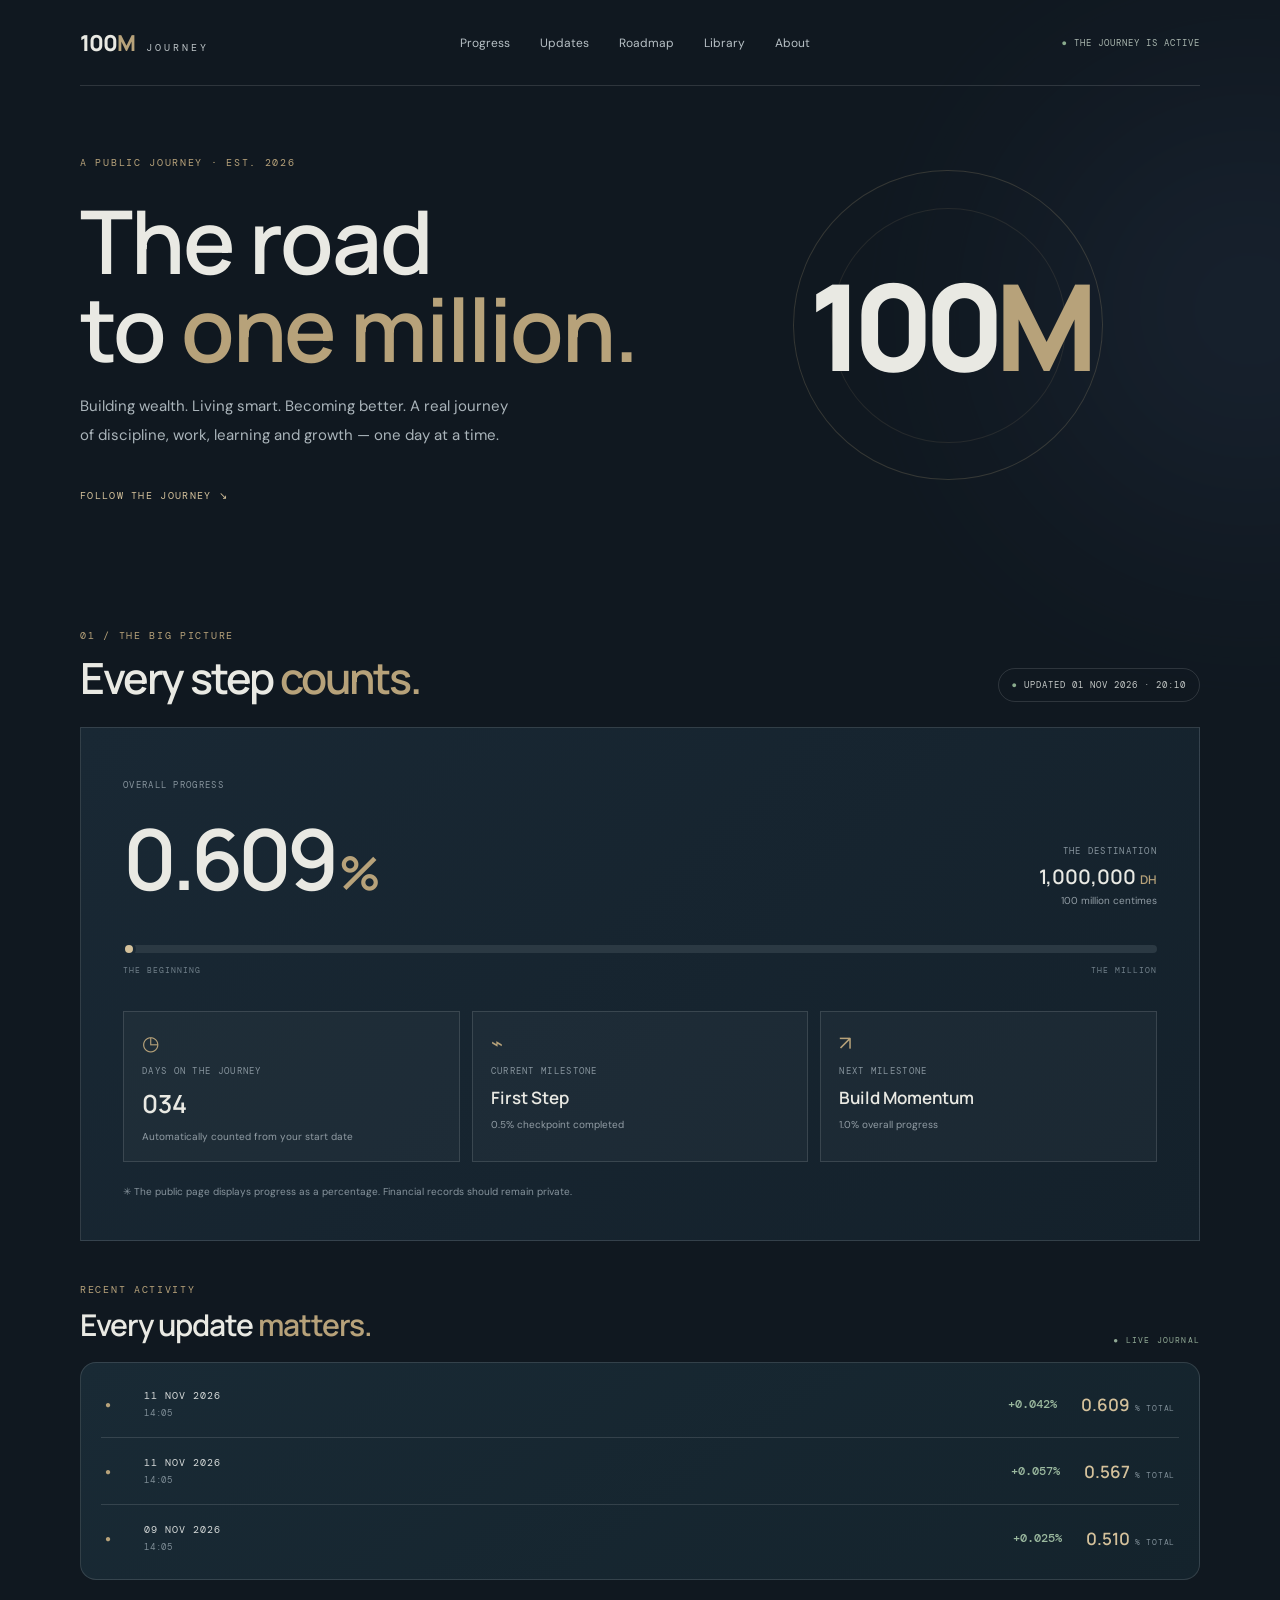
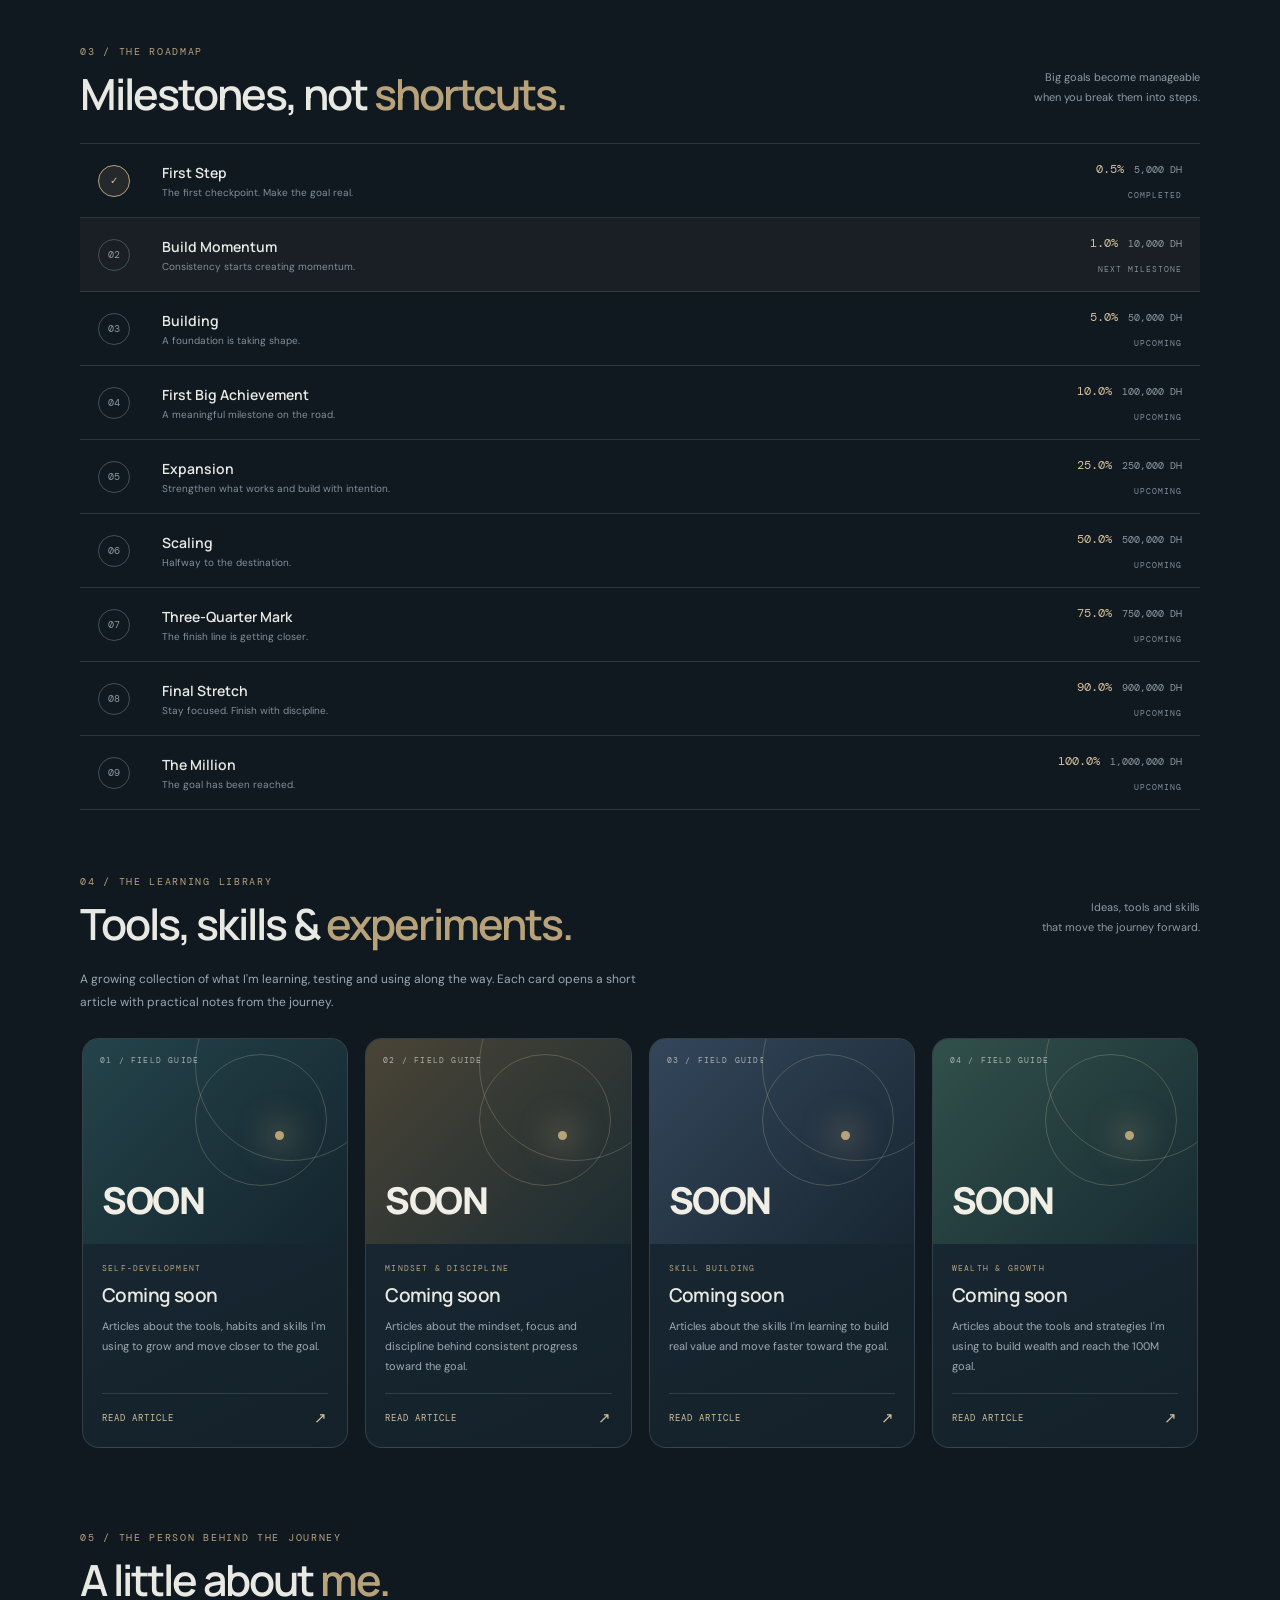
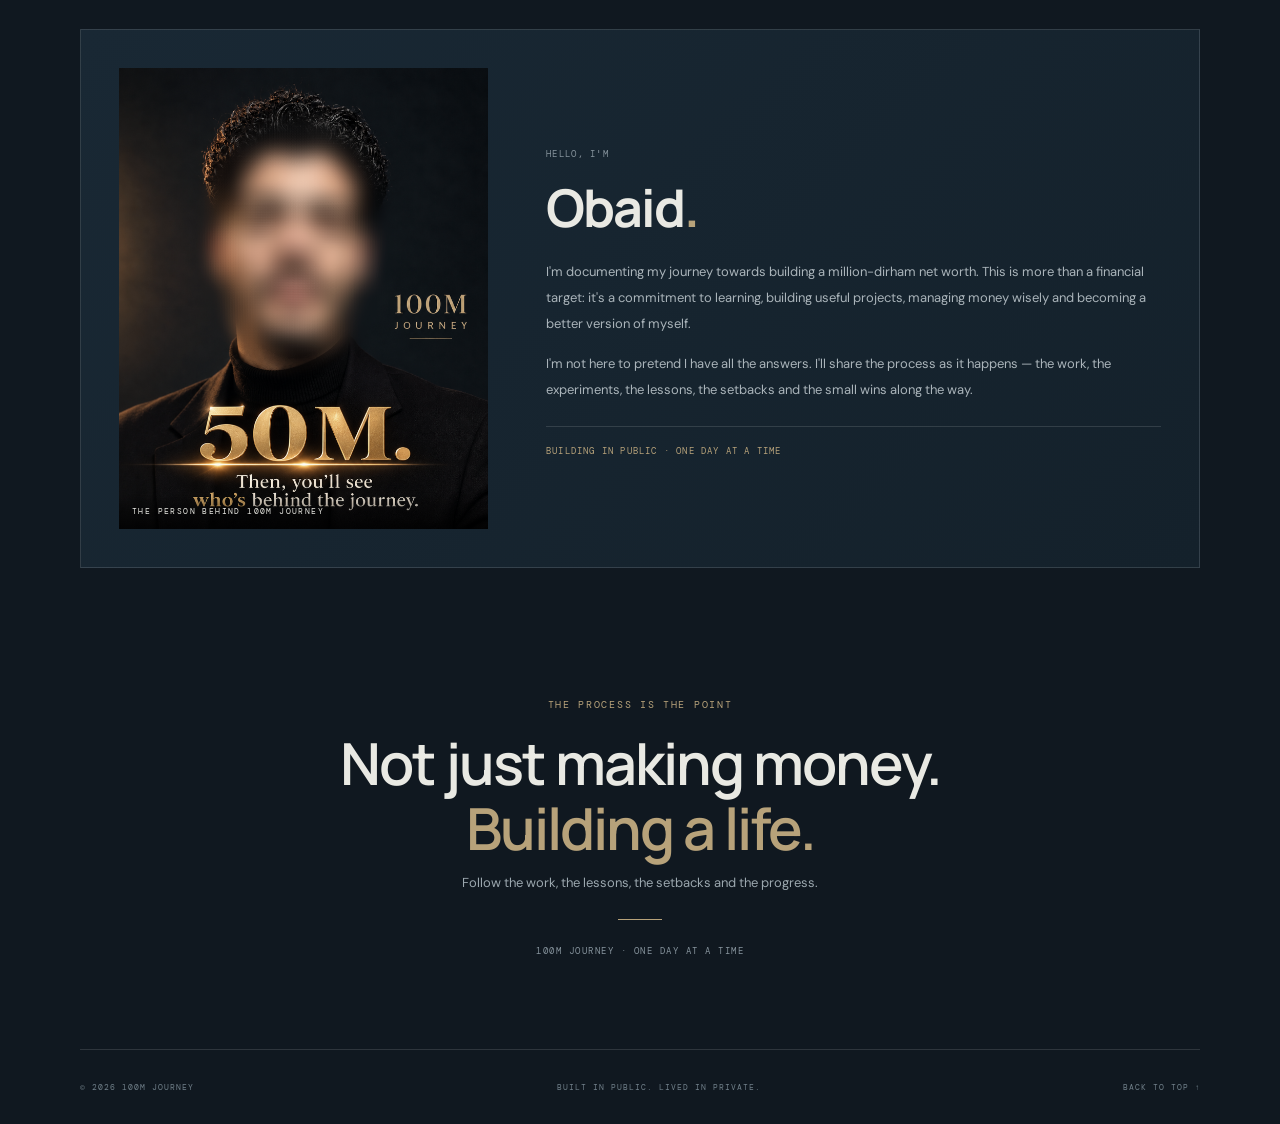
<file: index.html>
<!doctype html>
<html lang="en"><head>
<meta charset="utf-8"><meta name="viewport" content="width=device-width,initial-scale=1">
<meta name="theme-color" content="#101820"><title>100M JOURNEY — Obaid</title>
<link rel="preconnect" href="https://fonts.googleapis.com">
<link href="https://fonts.googleapis.com/css2?family=DM+Sans:wght@400;500;600;700&family=Manrope:wght@400;500;600;700;800&family=DM+Mono&display=swap" rel="stylesheet">
<link rel="stylesheet" href="style.css"></head><body>
<div class="glow"></div>
<header class="wrap header"><a class="brand" href="#">100<span>M</span> <small>JOURNEY</small></a>
<nav><a href="#progress">Progress</a><a href="#updates">Updates</a><a href="#roadmap">Roadmap</a><a href="#library">Library</a><a href="#about">About</a></nav><b class="status">● THE JOURNEY IS ACTIVE</b></header>
<main>
<section class="hero wrap"><div><p class="eyebrow">A PUBLIC JOURNEY · EST. 2026</p><h1>The road<br>to <em>one million.</em></h1>
<p class="lead">Building wealth. Living smart. Becoming better. A real journey of discipline, work, learning and growth — one day at a time.</p><a class="link" href="#progress">FOLLOW THE JOURNEY ↘</a></div>
<div class="hero-art"><div class="orbit o1"></div><div class="orbit o2"></div><div class="hero-mark">100<span>M</span></div></div></section>
<section class="wrap section" id="progress"><div class="heading"><div><p class="eyebrow">01 / THE BIG PICTURE</p><h2>Every step <em>counts.</em></h2></div><div class="updated">● <span id="update-label">LATEST UPDATE</span></div></div>
<div class="panel"><div class="topline"><div><p class="micro">OVERALL PROGRESS</p><div class="big-number"><span id="progress-value">0.000</span><i>%</i></div></div>
<div class="target"><p class="micro">THE DESTINATION</p><strong>1,000,000 <small>DH</small></strong><span>100 million centimes</span></div></div>
<div class="track" role="progressbar" aria-label="Journey progress" aria-valuemin="0" aria-valuemax="100" aria-valuenow="0"><div id="progress-fill"></div><b id="progress-marker"></b></div>
<div class="scale"><span>THE BEGINNING</span><span>THE MILLION</span></div>
<div class="stats">
<article><span class="symbol">◷</span><label>DAYS ON THE JOURNEY</label><strong id="day-count">001</strong><small>Automatically counted from your start date</small></article>
<article><span class="symbol">⌁</span><label>CURRENT MILESTONE</label><strong class="smaller" id="current-milestone">The Beginning</strong><small id="milestone-subtitle">The first step is already a win</small></article>
<article><span class="symbol">↗</span><label>NEXT MILESTONE</label><strong class="smaller" id="next-milestone">First Step</strong><small id="next-milestone-subtitle">The next checkpoint</small></article></div>
<p class="privacy">✳ The public page displays progress as a percentage. Financial records should remain private.</p></div>
<div class="updates-block" id="updates"><div class="subheading"><div><p class="eyebrow">RECENT ACTIVITY</p><h3>Every update <em>matters.</em></h3></div><span class="live-note">● LIVE JOURNAL</span></div><div class="updates-panel"><div id="updates-list" class="updates-list"></div></div></div></section>
<section class="wrap section" id="roadmap"><div class="heading"><div><p class="eyebrow">03 / THE ROADMAP</p><h2>Milestones, not <em>shortcuts.</em></h2></div><p class="aside">Big goals become manageable<br>when you break them into steps.</p></div><div id="roadmap-list" class="roadmap"></div></section>
<section class="wrap section" id="library"><div class="heading"><div><p class="eyebrow">04 / THE LEARNING LIBRARY</p><h2>Tools, skills & <em>experiments.</em></h2></div><p class="aside">Ideas, tools and skills<br>that move the journey forward.</p></div>
<p class="library-intro">A growing collection of what I'm learning, testing and using along the way. Each card opens a short article with practical notes from the journey.</p>
<div class="article-track" id="article-track"></div></section>
<section class="wrap section" id="about"><div class="heading"><div><p class="eyebrow">05 / THE PERSON BEHIND THE JOURNEY</p><h2>A little about <em>me.</em></h2></div></div>
<div class="about"><div class="portrait"><img src="Obaid-profile.png" alt="Portrait of Obaid" onerror="this.style.display='none';this.nextElementSibling.style.display='grid'"><div class="placeholder">B</div><span>THE PERSON BEHIND 100M JOURNEY</span></div>
<div class="bio"><label>HELLO, I'M</label><h3>Obaid<span>.</span></h3>
<p>I'm documenting my journey towards building a million-dirham net worth. This is more than a financial target: it's a commitment to learning, building useful projects, managing money wisely and becoming a better version of myself.</p>
<p>I'm not here to pretend I have all the answers. I'll share the process as it happens — the work, the experiments, the lessons, the setbacks and the small wins along the way.</p>
<div class="signature">BUILDING IN PUBLIC · ONE DAY AT A TIME</div></div></div></section>
<section class="closing wrap"><p class="eyebrow">THE PROCESS IS THE POINT</p><h2>Not just making money.<br><em>Building a life.</em></h2><p>Follow the work, the lessons, the setbacks and the progress.</p><div class="rule"></div><small>100M JOURNEY · ONE DAY AT A TIME</small></section>
</main>
<div class="article-modal" id="article-modal" aria-hidden="true" role="dialog" aria-modal="true" aria-label="Article">
  <div class="article-modal-page">
    <div class="article-modal-toolbar"><span class="brand">100<span>M</span> <small>JOURNEY</small></span><button type="button" id="article-modal-close" aria-label="Close article">× <span>CLOSE</span></button></div>
    <div id="article-modal-content"></div>
  </div>
</div>
<footer class="wrap footer"><span>© <span id="year"></span> 100M JOURNEY</span><span>BUILT IN PUBLIC. LIVED IN PRIVATE.</span><a href="#">BACK TO TOP ↑</a></footer>
<script src="script.js"></script></body></html>
</file>
<file: style.css>
*{box-sizing:border-box} :root{--bg:#101820;--panel:#192834;--gold:#b7a27a;--light:#d4c19b;--white:#e9e9e3;--muted:#929da5;--line:#ffffff20}
html{scroll-behavior:smooth}body{margin:0;background:var(--bg);color:var(--white);font-family:"DM Sans",sans-serif;overflow-x:hidden}a{color:inherit;text-decoration:none}.wrap{width:min(1120px,calc(100% - 48px));margin:auto;position:relative}.glow{position:absolute;width:420px;height:420px;right:-180px;top:100px;border-radius:50%;background:#526b9c;filter:blur(130px);opacity:.13;pointer-events:none}
.header{height:86px;display:flex;align-items:center;justify-content:space-between;border-bottom:1px solid var(--line);z-index:1}.brand{font:800 22px Manrope;letter-spacing:-1px}.brand span,.hero-mark span{color:var(--gold)}.brand small{font:10px "DM Mono";letter-spacing:3px;color:#bbc2c5;margin-left:8px}nav{display:flex;gap:30px;color:#b7c0c5;font-size:12px}nav a:hover,.footer a:hover{color:var(--light)}.status{font:9px "DM Mono";letter-spacing:1px;color:#a9b6ae}.status:first-letter{color:#8aab8d}
.hero{min-height:470px;display:grid;grid-template-columns:1.1fr .9fr;align-items:center;padding:60px 0}.eyebrow{font:10px "DM Mono";letter-spacing:1.7px;color:var(--gold)}h1,h2,h3{font-family:Manrope;letter-spacing:-2px}h1{font-size:clamp(54px,7vw,88px);line-height:1;margin:27px 0 20px;font-weight:600}h1 em,h2 em{font-style:normal;color:var(--gold)}.lead{max-width:430px;color:#aab4ba;font-size:15px;line-height:1.9}.link{display:inline-block;margin-top:25px;color:var(--light);font:10px "DM Mono";letter-spacing:1.3px}.hero-art{min-height:320px;display:grid;place-items:center;position:relative}.orbit{position:absolute;border:1px solid #b7a27a38;border-radius:50%;transform:rotate(-22deg)}.o1{width:310px;height:310px}.o2{width:235px;height:235px;border-color:#b7a27a20}.hero-mark{font:800 clamp(75px,10vw,120px) Manrope;letter-spacing:-10px;z-index:1}
.section{padding-top:55px}.heading{display:flex;align-items:end;justify-content:space-between;margin-bottom:25px}.heading .eyebrow{margin-bottom:12px}h2{font-size:clamp(30px,4vw,43px);line-height:1.12;font-weight:600;margin:0}.updated{border:1px solid var(--line);border-radius:30px;padding:10px 13px;color:#c5c9c7;font:9px "DM Mono";letter-spacing:1px}.updated:first-letter{color:#8aab8d}
.panel{background:linear-gradient(135deg,#192834,#14212b);border:1px solid var(--line);padding:clamp(22px,4vw,42px)}.topline{display:flex;justify-content:space-between;align-items:end}.micro,.stats label,.bio label{font:9px "DM Mono";letter-spacing:1.3px;color:#87949d}.big-number{font:600 clamp(56px,8vw,84px) Manrope;letter-spacing:-5px;margin-top:7px}.big-number i{font-style:normal;font-size:.55em;color:var(--gold);margin-left:5px}.target{text-align:right;padding-bottom:8px}.target p{margin:0 0 6px}.target strong{font:600 20px Manrope}.target strong small{font-size:12px;color:var(--gold)}.target span{display:block;color:var(--muted);font-size:10px;margin-top:4px}
.track{height:8px;background:#2b3943;border-radius:20px;margin-top:30px;position:relative}.track div{height:100%;width:0;background:linear-gradient(90deg,#526b91,var(--gold));border-radius:20px;transition:width .7s}.track b{position:absolute;width:14px;height:14px;border-radius:50%;background:var(--light);border:3px solid #192834;top:50%;left:0;transform:translate(-50%,-50%);transition:left .7s}.scale{display:flex;justify-content:space-between;color:#71808a;font:8px "DM Mono";letter-spacing:1px;margin-top:12px}.stats{display:grid;grid-template-columns:repeat(3,1fr);gap:12px;margin-top:36px}.stats article{min-height:140px;padding:18px;border:1px solid var(--line);background:#ffffff08;display:flex;flex-direction:column;align-items:flex-start;gap:9px}.symbol{color:var(--gold);font-size:20px}.stats strong{font:600 25px Manrope}.stats strong.smaller{font-size:17px}.stats small{font-size:10px;color:var(--muted)}.privacy{color:#87949d;font-size:10px;margin:23px 0 0}.aside{font-size:11px;line-height:1.8;color:#8f9ba3;text-align:right}
.roadmap{border-top:1px solid var(--line)}.milestone{display:grid;grid-template-columns:48px 1fr auto;gap:16px;align-items:center;padding:17px 18px;border-bottom:1px solid var(--line)}.milestone.active{background:#b7a27a0d}.milestone-index{width:32px;height:32px;border:1px solid #43515b;border-radius:50%;display:grid;place-items:center;color:#8d9aa2;font:10px "DM Mono"}.milestone.completed .milestone-index{border-color:var(--gold);color:var(--light);background:#b7a27a20}.milestone-name{font:600 14px Manrope}.milestone-detail{font-size:10px;color:#81909a;margin-top:4px}.milestone-right{text-align:right;display:flex;justify-content:flex-end;align-items:baseline;gap:10px;flex-wrap:wrap}.milestone-percent{font:12px "DM Mono";color:var(--light)}.milestone-amount{font:10px "DM Mono";color:#8d9aa2}.milestone-state{width:100%;font:8px "DM Mono";letter-spacing:1px;color:#81909a;margin-top:3px}
.about{display:grid;grid-template-columns:minmax(240px,.75fr) 1.25fr;gap:clamp(25px,5vw,58px);align-items:center;background:linear-gradient(135deg,#192834,#14212b);border:1px solid var(--line);padding:clamp(20px,4vw,38px)}.portrait{position:relative;min-height:340px;background:#202f3a;overflow:hidden}.portrait img{width:100%;height:100%;min-height:340px;object-fit:cover;display:block;filter:saturate(.75)}.placeholder{display:none;position:absolute;inset:0;place-items:center;background:linear-gradient(145deg,#263746,#121d26);color:var(--gold);font:800 110px Manrope}.portrait>span{position:absolute;bottom:0;left:0;right:0;padding:13px;background:linear-gradient(transparent,#000b);font:8px "DM Mono";letter-spacing:1.4px}.bio h3{font-size:clamp(35px,5vw,52px);margin:10px 0 16px}.bio h3 span{color:var(--gold)}.bio p{font-size:13px;line-height:2;color:#aab4ba;margin:0 0 14px}.signature{border-top:1px solid var(--line);padding-top:18px;margin-top:23px;color:var(--gold);font:9px "DM Mono";letter-spacing:1.2px}
.closing{text-align:center;padding:120px 0 90px}.closing .eyebrow{margin-bottom:20px}.closing h2{font-size:clamp(36px,5vw,58px)}.closing>p:not(.eyebrow){font-size:13px;color:#9ba7ae}.rule{width:44px;height:1px;background:var(--gold);margin:28px auto 18px}.closing small{font:9px "DM Mono";letter-spacing:1.5px;color:#87949d}.footer{min-height:75px;border-top:1px solid var(--line);display:flex;justify-content:space-between;align-items:center;color:#71808a;font:8px "DM Mono";letter-spacing:1px}
@media(max-width:700px){.wrap{width:calc(100% - 34px)}.header{height:72px}nav{gap:13px;font-size:10px}.status{display:none}.hero{grid-template-columns:1fr;padding:58px 0 28px;min-height:0}.hero-art{min-height:240px}.o1{width:235px;height:235px}.o2{width:180px;height:180px}.heading{align-items:flex-start}.aside{display:none}.topline{align-items:flex-start}.target strong{font-size:15px}.target span{font-size:9px}.stats{grid-template-columns:1fr;gap:8px;margin-top:25px}.stats article{min-height:0;display:grid;grid-template-columns:28px 1fr;gap:5px 10px;padding:14px}.symbol{grid-row:span 2}.stats label,.stats strong,.stats small{grid-column:2}.stats strong{font-size:21px}.milestone{grid-template-columns:34px minmax(0,1fr) auto;gap:9px;padding:15px 7px}.milestone-name{font-size:12px}.milestone-detail{font-size:9px}.milestone-right{max-width:125px;gap:5px}.milestone-percent{font-size:10px}.milestone-amount{font-size:9px}.about{grid-template-columns:1fr;gap:22px}.portrait,.portrait img{min-height:300px;max-height:420px}.placeholder{font-size:90px}.closing{padding:85px 0 70px}.footer{gap:12px;flex-wrap:wrap;padding:20px 0}}
@media(max-width:390px){nav{gap:8px}nav a{font-size:9px}.brand small{letter-spacing:2px}.panel{padding:18px}.big-number{font-size:53px}.milestone{grid-template-columns:30px minmax(0,1fr) auto}.milestone-right{max-width:105px}}


/* Recent updates */
.updates-block{margin-top:42px}.subheading{display:flex;justify-content:space-between;align-items:end;margin-bottom:17px}.subheading .eyebrow{margin:0 0 8px}.subheading h3{font-size:clamp(23px,3vw,30px);font-weight:600;margin:0;letter-spacing:-1px}.subheading h3 em{font-style:normal;color:var(--gold)}.live-note{font:8px "DM Mono";letter-spacing:1.2px;color:#91a995}.updates-list{border-top:1px solid var(--line)}.update-item{display:grid;grid-template-columns:34px 1fr auto;gap:15px;align-items:center;padding:17px 15px;border-bottom:1px solid var(--line);background:#ffffff04}.update-pin{width:28px;height:28px;border:1px solid #52616a;border-radius:50%;display:grid;place-items:center;color:var(--gold);font-size:12px}.update-pin span{font-size:9px}.update-meta{display:flex;align-items:center;gap:8px;color:#82919a;font:9px "DM Mono";letter-spacing:.7px}.update-meta b{color:var(--gold);font-size:8px;font-weight:500}.update-copy>strong{display:block;font:500 13px Manrope;margin-top:6px}.update-result{text-align:right}.update-result strong{display:block;color:var(--light);font:600 18px Manrope}.update-result small{display:block;color:#7e8b94;font:8px "DM Mono";letter-spacing:.8px;margin-top:4px}.empty-update{padding:22px;color:var(--muted);font-size:12px;border-bottom:1px solid var(--line)}
/* Learning library */
.library-intro{max-width:590px;color:#9ba8af;font-size:12px;line-height:1.9;margin:-5px 0 22px}.article-track{display:grid;grid-auto-columns:minmax(250px,1fr);grid-auto-flow:column;gap:17px;overflow-x:auto;padding:2px 2px 18px;scroll-snap-type:x mandatory;scrollbar-width:thin;scrollbar-color:#52616a transparent}.learning-card{min-width:0;border:1px solid var(--line);background:linear-gradient(155deg,#192a35,#14212a);border-radius:17px;overflow:hidden;scroll-snap-align:start}.learning-visual{height:205px;position:relative;overflow:hidden;display:flex;align-items:flex-end;padding:19px;background:#17343c}.learning-visual:before,.learning-visual:after{content:"";position:absolute;border:1px solid #d4c19b40;border-radius:50%;width:190px;height:190px;right:-40px;top:-70px}.learning-visual:after{width:130px;height:130px;right:20px;top:15px}.visual-index{position:absolute;left:17px;top:16px;color:#e9e9e3a8;font:8px "DM Mono";letter-spacing:1.2px}.visual-word{position:relative;z-index:1;font:800 clamp(25px,3vw,37px) Manrope;letter-spacing:-1.5px;color:#f1eee5}.visual-orbit{position:absolute;width:9px;height:9px;border-radius:50%;background:var(--gold);right:24%;top:45%;box-shadow:0 0 30px 12px #b7a27a40}.visual-product{background:linear-gradient(135deg,#24434a,#14252e)}.visual-marketing{background:linear-gradient(135deg,#4a4436,#1c2c32)}.visual-ai{background:linear-gradient(135deg,#34465b,#172631)}.visual-web{background:linear-gradient(135deg,#31504b,#172b32)}.visual-focus{background:linear-gradient(135deg,#514638,#1d2c33)}.learning-content{padding:19px}.learning-category{font:8px "DM Mono";letter-spacing:1.2px;color:var(--gold);margin:0 0 9px}.learning-content h3{font-size:19px;letter-spacing:-.6px;margin:0 0 9px;font-weight:600}.learning-description{font-size:11px;line-height:1.8;color:#9eabb2;min-height:60px;margin:0 0 16px}.article-more{border-top:1px solid var(--line);padding-top:13px}.article-more summary{list-style:none;cursor:pointer;display:flex;justify-content:space-between;color:var(--light);font:9px "DM Mono";letter-spacing:1px}.article-more summary::-webkit-details-marker{display:none}.article-more[open] summary{margin-bottom:12px}.article-more>p{font-size:11px;line-height:1.9;color:#aab4ba;margin:0}
@media(max-width:700px){nav{gap:10px;overflow-x:auto;max-width:65%;white-space:nowrap}.updates-block{margin-top:30px}.update-item{grid-template-columns:27px 1fr auto;gap:9px;padding:14px 5px}.update-meta{font-size:8px;gap:5px}.update-copy>strong{font-size:11px}.update-result strong{font-size:15px}.update-result small{font-size:7px}.article-track{grid-auto-columns:minmax(245px,82%);gap:12px}.learning-visual{height:180px}.library-intro{font-size:11px}}

/* Update history — contribution and cumulative progress */
.updates-panel{border:1px solid var(--line);border-radius:16px;background:linear-gradient(145deg,#192a35,#14232c);padding:8px 20px}
.updates-list{border:0}.update-row{display:grid;grid-template-columns:24px minmax(0,1fr) auto;gap:15px;align-items:center;padding:18px 4px;border-bottom:1px solid var(--line)}.update-row:last-child{border-bottom:0}.update-dot{color:var(--gold);font-size:10px}.update-when{display:flex;flex-direction:column;gap:5px}.update-date{font:10px "DM Mono";letter-spacing:1px;color:#d5d9d8}.update-time{font:9px "DM Mono";letter-spacing:.8px;color:#7f8e97}.update-right{display:flex;align-items:center;gap:24px;text-align:right}.update-delta{font:500 12px "DM Mono";color:#9bb99f}.update-total{font:600 17px Manrope;color:var(--light);white-space:nowrap}.update-total i{font:8px "DM Mono";font-style:normal;color:#7f8e97;margin-left:5px;letter-spacing:.7px}.empty-update{border:0}
/* Clickable article cards */
.learning-card{appearance:none;text-align:left;color:inherit;font:inherit;cursor:pointer;padding:0;width:100%;transition:transform .25s,border-color .25s}.learning-card:hover{transform:translateY(-4px);border-color:#b7a27a88}.learning-content{display:flex;flex-direction:column;align-items:stretch}.article-open{display:flex;justify-content:space-between;align-items:center;border-top:1px solid var(--line);padding-top:14px;color:var(--light);font:9px "DM Mono";letter-spacing:1px}.article-open b{font-size:15px;font-weight:400}
/* Full-screen responsive article page */
body.modal-open{overflow:hidden}.article-modal{position:fixed;inset:0;z-index:1000;background:#050b10eF;display:none;overflow-y:auto;padding:22px}.article-modal.is-open{display:block}.article-modal-page{width:min(900px,100%);min-height:calc(100vh - 44px);margin:0 auto;background:#101e28;border:1px solid #ffffff24;border-radius:20px;overflow:hidden;box-shadow:0 25px 100px #0009}.article-modal-toolbar{height:70px;padding:0 clamp(18px,4vw,42px);display:flex;align-items:center;justify-content:space-between;border-bottom:1px solid var(--line)}.article-modal-toolbar button{background:transparent;border:1px solid #ffffff30;color:var(--white);border-radius:30px;padding:10px 14px;cursor:pointer;font:12px "DM Mono"}.article-modal-toolbar button span{font-size:9px;letter-spacing:1px;margin-left:5px}.article-modal-toolbar button:hover{border-color:var(--gold);color:var(--light)}.modal-hero{padding:clamp(38px,8vw,85px) clamp(22px,8vw,80px) 42px;background:linear-gradient(135deg,#24434a,#14252e);border-bottom:1px solid var(--line)}.modal-hero.visual-marketing{background:linear-gradient(135deg,#4a4436,#1c2c32)}.modal-hero.visual-ai{background:linear-gradient(135deg,#34465b,#172631)}.modal-hero.visual-web{background:linear-gradient(135deg,#31504b,#172b32)}.modal-hero.visual-focus{background:linear-gradient(135deg,#514638,#1d2c33)}.modal-hero>span{font:9px "DM Mono";letter-spacing:1.5px;color:var(--light)}.modal-hero h2{font-size:clamp(34px,6vw,60px);line-height:1.08;margin:18px 0 12px;color:#f1eee5}.modal-hero p{max-width:620px;color:#d0d7d7;font-size:14px;line-height:1.9;margin:0}.modal-article-body{max-width:700px;margin:auto;padding:clamp(28px,6vw,65px) 24px;color:#b9c3c8}.modal-article-body h3{font-size:22px;letter-spacing:-.5px;color:var(--light);margin:30px 0 12px}.modal-article-body p,.modal-article-body li{font-size:14px;line-height:2;margin:0 0 18px}.modal-article-body ul{padding-left:22px}.modal-foot{margin:0 clamp(22px,8vw,80px);padding:20px 0 28px;border-top:1px solid var(--line);display:flex;justify-content:space-between;color:var(--gold);font:9px "DM Mono";letter-spacing:1px}.modal-foot span{color:#7f8e97}
@media(max-width:600px){.updates-panel{padding:4px 12px;border-radius:12px}.update-row{grid-template-columns:15px minmax(0,1fr) auto;gap:9px;padding:15px 0}.update-date{font-size:8px}.update-time{font-size:8px}.update-right{gap:10px;flex-direction:column;align-items:flex-end}.update-delta{font-size:10px}.update-total{font-size:14px}.update-total i{font-size:7px}.article-modal{padding:0}.article-modal-page{min-height:100vh;border:0;border-radius:0}.article-modal-toolbar{height:62px}.modal-hero{padding:45px 23px 32px}.modal-hero p{font-size:12px}.modal-article-body{padding:30px 23px}.modal-article-body p,.modal-article-body li{font-size:13px}.modal-foot{margin:0 23px;font-size:8px}}
</file>
